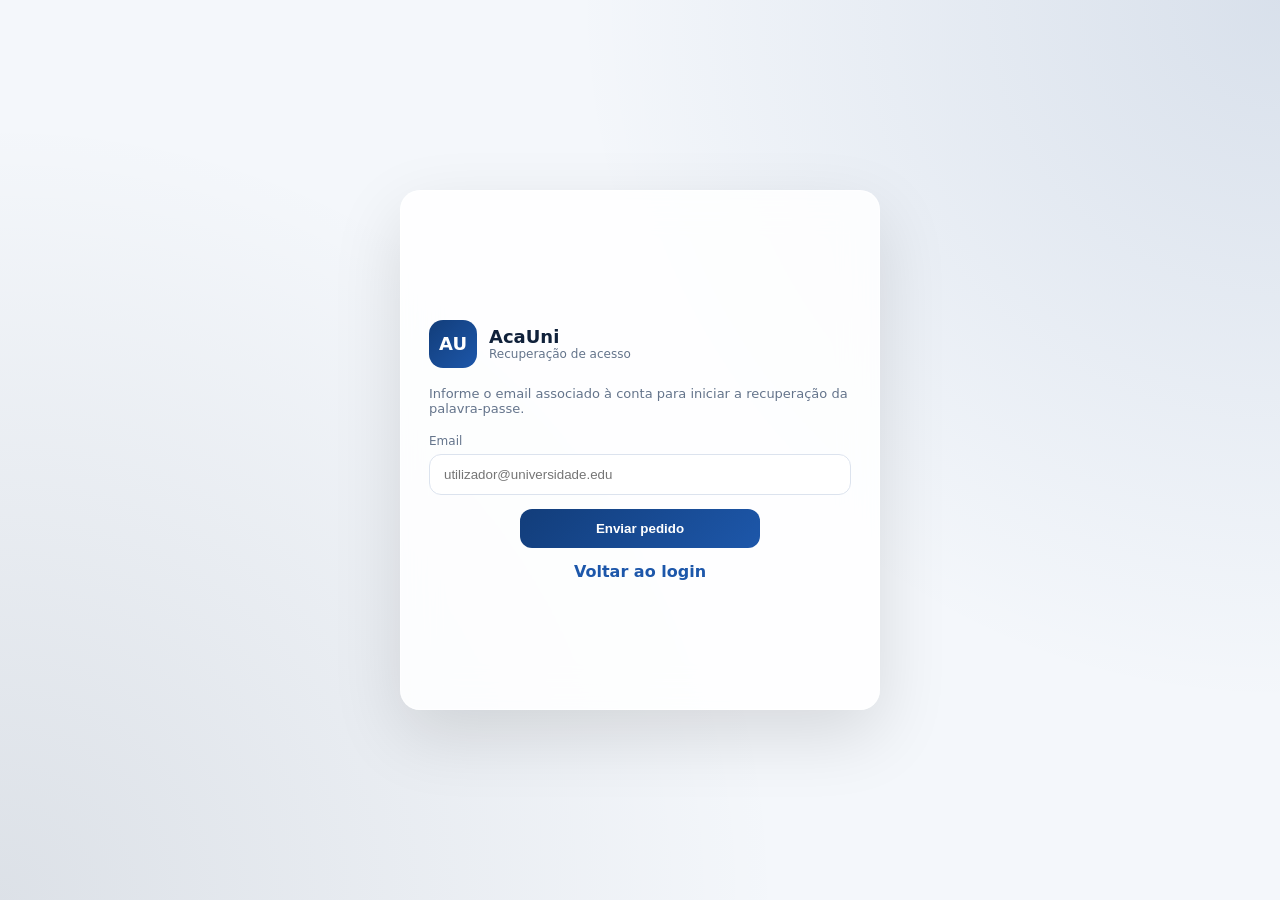
<file: frontend/html/forgot-password.html>
<!doctype html>
<html lang="pt-PT">
<head>
  <meta charset="utf-8">
  <meta name="viewport" content="width=device-width, initial-scale=1">
  <title>AcaUni</title>
  <link rel="icon" href="../assets/favicon.svg" type="image/svg+xml">
  <link rel="stylesheet" href="../css/login.css">
</head>
<body class="auth-shell">
  <div class="auth-card">
    <div class="auth-header">
      <div class="auth-logo">AU</div>
      <div class="auth-titles">
        <h1>AcaUni</h1>
        <p>Recuperação de acesso</p>
      </div>
    </div>

    <p class="auth-intro">Informe o email associado à conta para iniciar a recuperação da palavra-passe.</p>
    <div class="alert" data-form-message hidden></div>

    <form class="auth-form" data-forgot-form>
      <label class="field">
        <span>Email</span>
        <input type="email" name="email" placeholder="utilizador@universidade.edu" required>
      </label>

      <button class="primary-button" type="submit">Enviar pedido</button>
    </form>

    <div class="auth-footer">
      <a href="login.html">Voltar ao login</a>
    </div>
  </div>

  <script src="../js/app.js" defer></script>
</body>
</html>
</file>
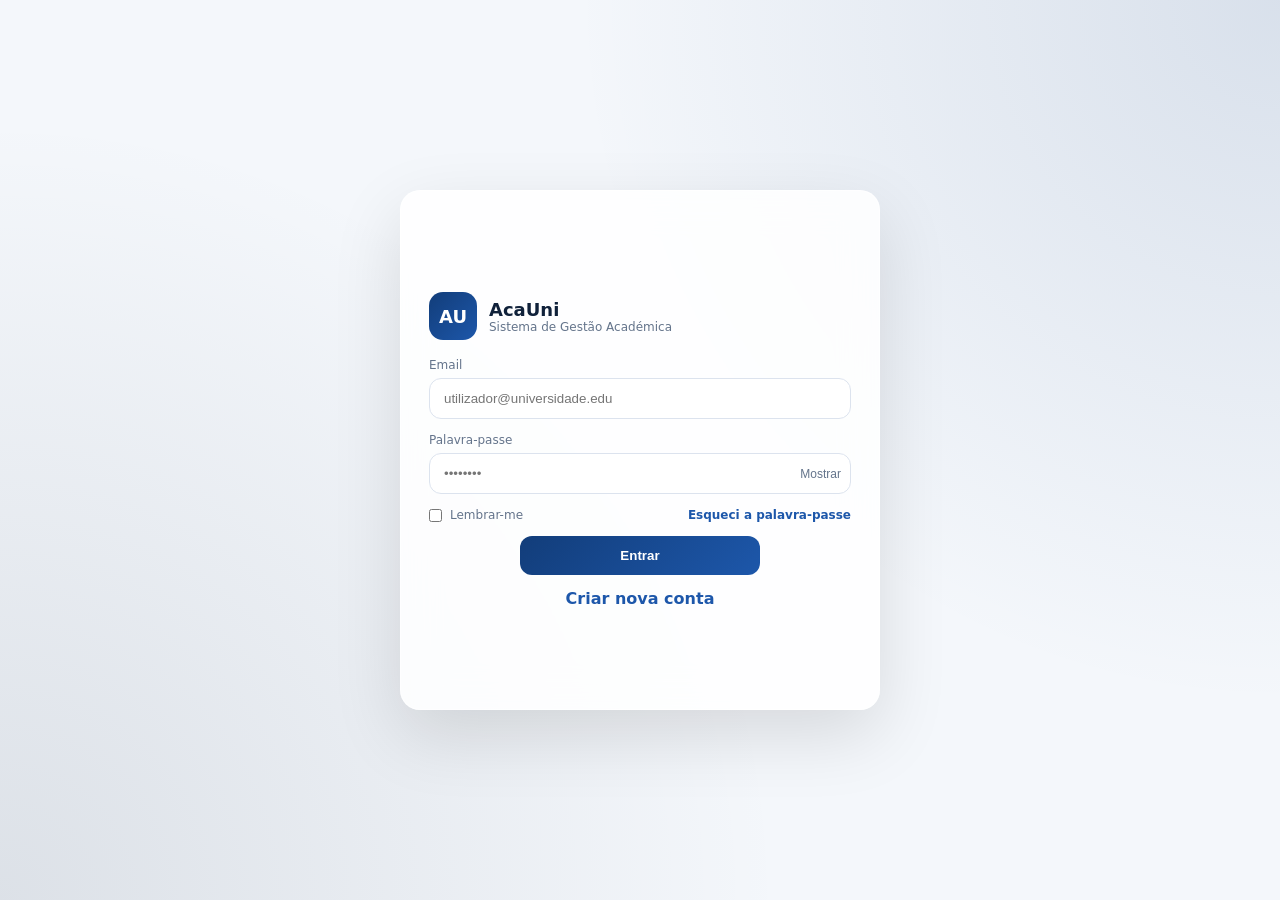
<file: frontend/html/login.html>
<!doctype html>
<html lang="pt-PT">
<head>
  <meta charset="utf-8">
  <meta name="viewport" content="width=device-width, initial-scale=1">
  <title>AcaUni</title>

  <link rel="icon" href="../assets/favicon.svg" type="image/svg+xml">
  <link rel="stylesheet" href="../css/login.css">
</head>

<body class="auth-shell">

  <div class="auth-card">

    <!-- HEADER -->
    <div class="auth-header">
      <div class="auth-logo">AU</div>

      <div class="auth-titles">
        <h1>AcaUni</h1>
        <p>Sistema de Gestão Académica</p>
      </div>
    </div>

    <!-- FORM -->
    <div class="alert" data-form-message hidden></div>

    <form class="auth-form" data-login-form>

      <label class="field">
        <span>Email</span>
        <input type="email" name="email" placeholder="utilizador@universidade.edu" required>
      </label>

      <label class="field">
        <span>Palavra-passe</span>

        <div class="password-wrap">
          <input id="password" name="password" type="password" placeholder="••••••••" required>

          <button type="button" class="password-toggle" data-show-password>
            Mostrar
          </button>
        </div>
      </label>

      <!-- OPTIONS -->
      <div class="form-opts">

        <label class="checkbox">
          <input type="checkbox">
          Lembrar-me
        </label>

        <a href="forgot-password.html">Esqueci a palavra-passe</a>

      </div>

      <!-- BUTTON -->
      <button class="primary-button" type="submit">
        Entrar
      </button>

    </form>

    <!-- FOOTER -->
    <div class="auth-footer">
      <a href="register.html">Criar nova conta</a>
    </div>

  </div>

  <script src="../js/app.js" defer></script>
</body>
</html>
</file>
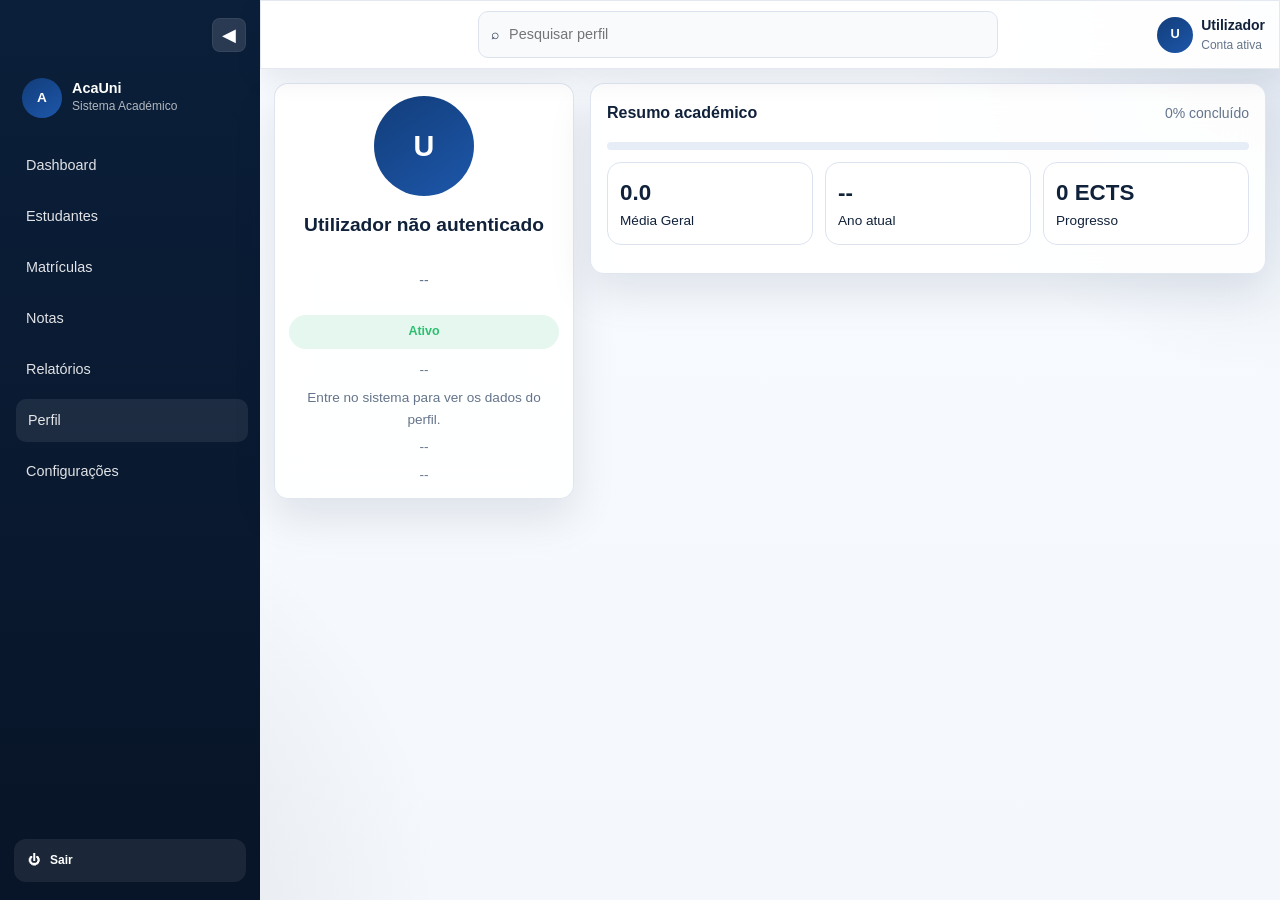
<file: frontend/html/profile.html>
<!doctype html>
<html lang="pt-PT">
<head>
  <meta charset="utf-8">
  <meta name="viewport" content="width=device-width,initial-scale=1">
  <title>AcaUni</title>
  <link rel="icon" href="../assets/favicon.svg" type="image/svg+xml">
  <link href="../css/profile.css" rel="stylesheet">
</head>
<body class="app-shell">
  <div class="app-background"></div>
  <div class="app-layout">
    <aside class="sidebar" data-sidebar>
      <button class="sidebar-collapse" data-sidebar-collapse aria-label="Colapsar sidebar">◀</button>
      <div class="brand-mark"><div class="brand-icon">A</div><div><strong>AcaUni</strong><span>Sistema Académico</span></div></div>
      <nav class="sidebar-nav">
        <a class="sidebar-link" href="index.html"><span>Dashboard</span></a>
        <a class="sidebar-link" href="students.html"><span>Estudantes</span></a>
        <a class="sidebar-link" href="enrollments.html"><span>Matrículas</span></a>
        <a class="sidebar-link" href="grades.html"><span>Notas</span></a>
        <a class="sidebar-link" href="reports.html"><span>Relatórios</span></a>
        <a class="sidebar-link is-active" href="profile.html"><span>Perfil</span></a>
        <a class="sidebar-link" href="settings.html"><span>Configurações</span></a>
      </nav>
      <div class="sidebar-footer">
        <button class="sidebar-logout" data-sidebar-logout>
          <span aria-hidden="true">⏻</span>
          <span class="sidebar-logout-label">Sair</span>
        </button>
      </div>
    </aside>

    <div class="app-main">
      <header class="topbar">
        <button class="icon-button mobile-trigger" type="button" aria-label="Abrir menu">☰</button>
        <div class="search-box"><span>⌕</span><input type="search" placeholder="Pesquisar perfil"></div>
        <div class="topbar-actions"><div class="profile-chip"><div class="avatar-sm" data-current-user-avatar>U</div><div><strong data-current-user-name>Utilizador</strong><span data-current-user-role>Conta ativa</span></div></div></div>
      </header>
      <main class="page-content">
        <section class="profile-grid">
          <article class="glass-card profile-card">
            <div class="profile-avatar" id="userAvatar">--</div>
            <h2 id="userName">Utilizador</h2>
            <p id="userAcademic" style="color: var(--muted);">--</p>
            <span class="status-pill status-active" id="userStatus">Ativo</span>
            <ul class="profile-meta" id="userMeta">
              <li id="userCourse">--</li>
              <li id="userEmail">--</li>
              <li id="userPhone">--</li>
              <li id="userLocation">--</li>
            </ul>
          </article>
          
          <article class="glass-card profile-main" data-collapsible>
            <div class="card-head"><h3>Resumo académico</h3><span id="userProgress">0% concluído</span></div>
            <div class="card-body" data-card-body>
              <div class="progress-block"><div class="progress-bar"><span id="progressBar" style="width:0%"></span></div></div>
              <div class="profile-stats">
                <div><strong id="userAverage">0.0</strong><span>Média Geral</span></div>
                <div><strong id="userYear">--</strong><span>Ano atual</span></div>
                <div><strong id="userECTS">0 ECTS</strong><span>Progresso</span></div>
              </div>
            </div>
          </article>
        </section>
      </main>
    </div>
  </div>
  <script src="../js/app.js" defer></script>
</body>
</html>
</file>
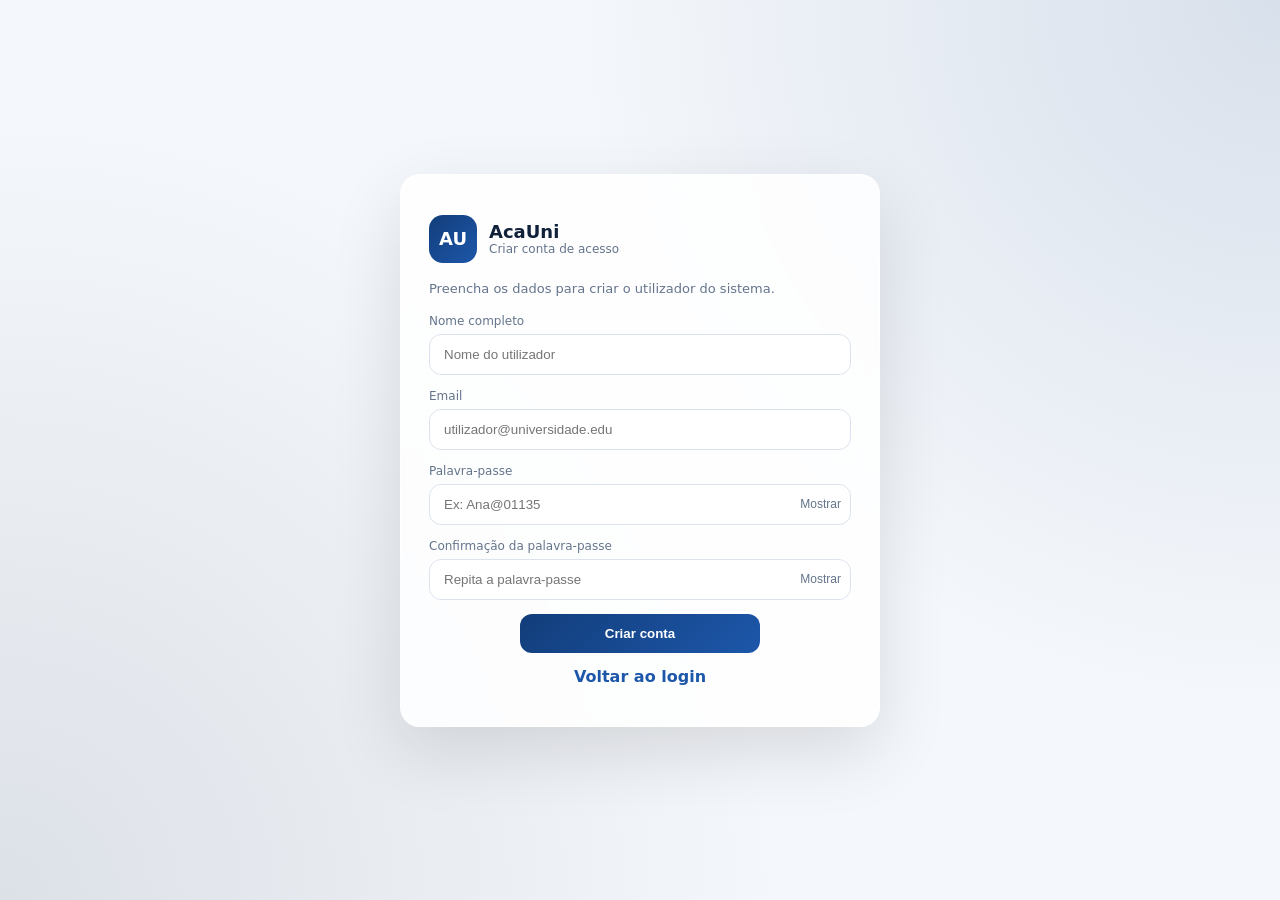
<file: frontend/html/register.html>
<!doctype html>
<html lang="pt-PT">
<head>
  <meta charset="utf-8">
  <meta name="viewport" content="width=device-width, initial-scale=1">
  <title>AcaUni</title>
  <link rel="icon" href="../assets/favicon.svg" type="image/svg+xml">
  <link rel="stylesheet" href="../css/login.css">
</head>
<body class="auth-shell">
  <div class="auth-card">
    <div class="auth-header">
      <div class="auth-logo">AU</div>
      <div class="auth-titles">
        <h1>AcaUni</h1>
        <p>Criar conta de acesso</p>
      </div>
    </div>

    <p class="auth-intro">Preencha os dados para criar o utilizador do sistema.</p>
    <div class="alert" data-form-message hidden></div>

    <form class="auth-form" method="post" data-register-form>
      <label class="field">
        <span>Nome completo</span>
        <input type="text" name="name" placeholder="Nome do utilizador" required>
      </label>

      <label class="field">
        <span>Email</span>
        <input type="email" name="email" placeholder="utilizador@universidade.edu" required>
      </label>

      <label class="field">
        <span>Palavra-passe</span>
        <div class="password-wrap">
          <input type="password" name="password" placeholder="Ex: Ana@01135" minlength="8" required>
          <button type="button" class="password-toggle" data-show-password>Mostrar</button>
        </div>
      </label>

      <label class="field">
        <span>Confirmação da palavra-passe</span>
        <div class="password-wrap">
          <input type="password" name="password_confirmation" placeholder="Repita a palavra-passe" minlength="8" required>
          <button type="button" class="password-toggle" data-show-password>Mostrar</button>
        </div>
      </label>

      <button class="primary-button" type="submit">Criar conta</button>
    </form>

    <div class="auth-footer">
      <a href="login.html">Voltar ao login</a>
    </div>
  </div>

  <script src="../js/app.js" defer></script>
</body>
</html>
</file>
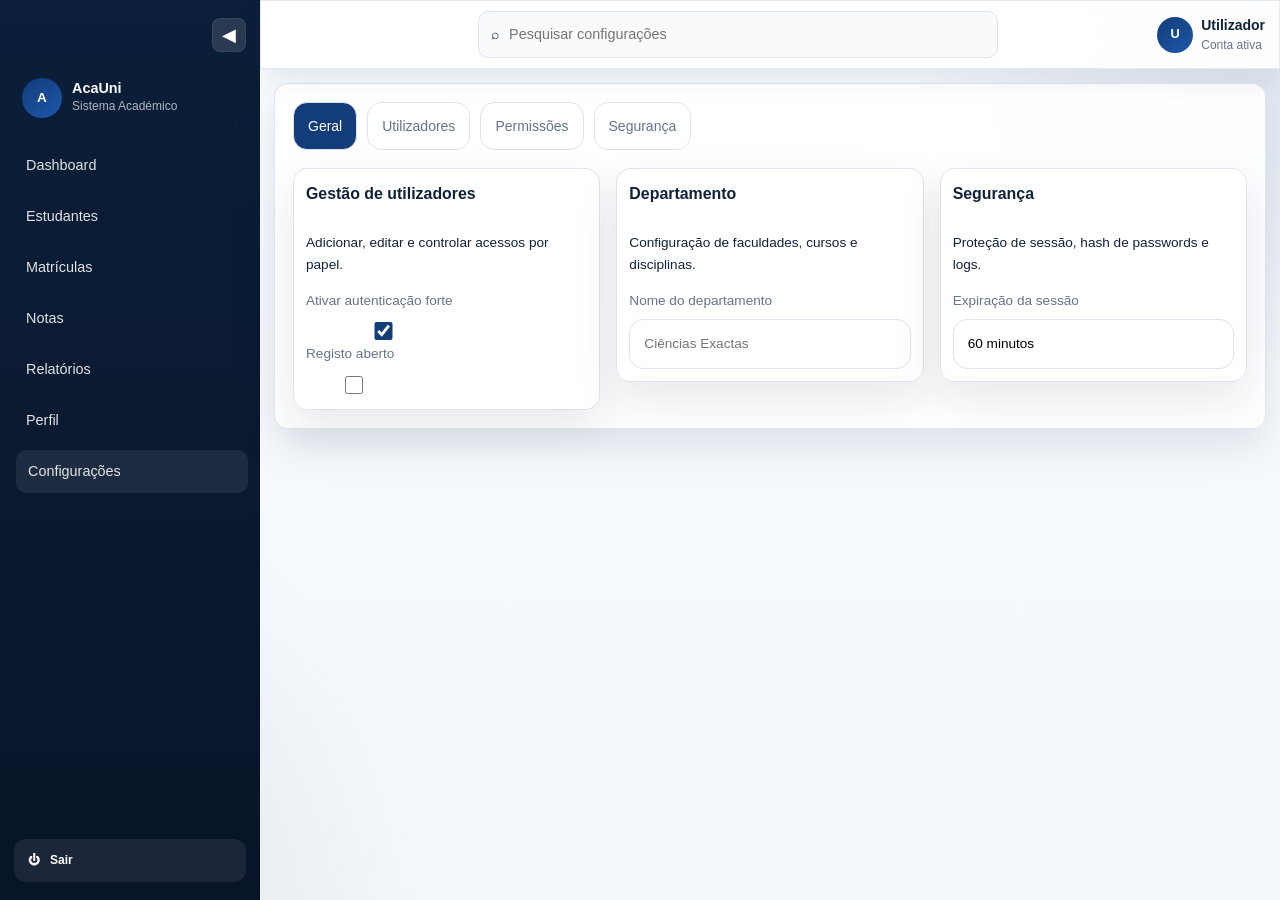
<file: frontend/html/settings.html>
<!doctype html>
<html lang="pt-PT">
<head>
  <meta charset="utf-8">
  <meta name="viewport" content="width=device-width,initial-scale=1">
  <title>AcaUni</title>
  <link rel="icon" href="../assets/favicon.svg" type="image/svg+xml">
  <link href="../css/settings.css" rel="stylesheet">
</head>
<body class="app-shell">
  <div class="app-background"></div>
  <div class="app-layout">
    <aside class="sidebar" data-sidebar><button class="sidebar-collapse" data-sidebar-collapse aria-label="Colapsar sidebar">◀</button><div class="brand-mark"><div class="brand-icon">A</div><div><strong>AcaUni</strong><span>Sistema Académico</span></div></div><nav class="sidebar-nav"><a class="sidebar-link" href="index.html"><span>Dashboard</span></a><a class="sidebar-link" href="students.html"><span>Estudantes</span></a><a class="sidebar-link" href="enrollments.html"><span>Matrículas</span></a><a class="sidebar-link" href="grades.html"><span>Notas</span></a><a class="sidebar-link" href="reports.html"><span>Relatórios</span></a><a class="sidebar-link" href="profile.html"><span>Perfil</span></a><a class="sidebar-link is-active" href="settings.html"><span>Configurações</span></a></nav><div class="sidebar-footer"><button class="sidebar-logout" data-sidebar-logout><span>⏻</span>Sair</button></div></aside>

    <div class="app-main">
      <header class="topbar">
        <button class="icon-button mobile-trigger" type="button" aria-label="Abrir menu">☰</button>
        <div class="search-box"><span>⌕</span><input type="search" placeholder="Pesquisar configurações"></div>
        <div class="topbar-actions"><div class="profile-chip"><div class="avatar-sm" data-current-user-avatar>U</div><div><strong data-current-user-name>Utilizador</strong><span data-current-user-role>Conta ativa</span></div></div></div>
      </header>
      <main class="page-content">
        <section class="settings-tabs glass-card"><div class="tab-row"><button class="tab-button is-active">Geral</button><button class="tab-button">Utilizadores</button><button class="tab-button">Permissões</button><button class="tab-button">Segurança</button></div><div class="settings-grid"><article class="setting-card" data-collapsible><h3>Gestão de utilizadores</h3><div class="card-body" data-card-body><p>Adicionar, editar e controlar acessos por papel.</p><label class="toggle-row"><span>Ativar autenticação forte</span><input type="checkbox" checked></label><label class="toggle-row"><span>Registo aberto</span><input type="checkbox"></label></div></article><article class="setting-card" data-collapsible><h3>Departamento</h3><div class="card-body" data-card-body><p>Configuração de faculdades, cursos e disciplinas.</p><label><span>Nome do departamento</span><input class="input-control" type="text" placeholder="Ciências Exactas"></label></div></article><article class="setting-card" data-collapsible><h3>Segurança</h3><div class="card-body" data-card-body><p>Proteção de sessão, hash de passwords e logs.</p><label><span>Expiração da sessão</span><input class="input-control" type="text" value="60 minutos"></label></div></article></div></section>
      </main>
    </div>
  </div>
  <script src="../js/app.js" defer></script>
</body>
</html>
</file>
<file: frontend/css/login.css>
:root{
  --blue-900:#0b1f3a;
  --blue-800:#123d7a;
  --blue-700:#1d57aa;

  --bg:#f4f7fb;
  --text:#10213a;
  --muted:#64748b;

  --line:#dce3ee;
  --shadow:0 25px 70px rgba(0,0,0,0.12);

  --radius:20px;
}

*{
  margin:0;
  padding:0;
  box-sizing:border-box;
}

body{
  font-family: system-ui, -apple-system, Segoe UI, Roboto, sans-serif;
  background: var(--bg);
  color: var(--text);
}

.auth-shell{
  min-height:100vh;
  display:flex;
  align-items:center;
  justify-content:center;
  padding:24px;
  position:relative;
}

.auth-shell::before{
  content:"";
  position:absolute;
  inset:0;
  background:
    radial-gradient(circle at top right, rgba(18,61,122,0.12), transparent 45%),
    radial-gradient(circle at bottom left, rgba(11,31,58,0.10), transparent 50%);
  z-index:0;
}

.auth-card{
  width:min(480px, 92%);
  min-height:520px;

  background:rgba(255,255,255,0.85);
  backdrop-filter: blur(18px);

  border:1px solid rgba(255,255,255,0.6);
  border-radius:var(--radius);
  box-shadow:var(--shadow);

  padding:40px 28px;

  position:relative;
  z-index:1;

  display:flex;
  flex-direction:column;
  justify-content:center;
}

.auth-header{
  display:flex;
  align-items:center;
  gap:12px;
  margin-bottom:18px;
}

.auth-logo{
  width:48px;
  height:48px;
  border-radius:14px;

  display:grid;
  place-items:center;

  background:linear-gradient(135deg,var(--blue-800),var(--blue-700));
  color:#fff;
  font-weight:800;
  font-size:18px;
}

.auth-titles h1{
  font-size:18px;
}

.auth-titles p{
  font-size:12px;
  color:var(--muted);
}

.auth-form{
  display:flex;
  flex-direction:column;
  gap:14px;
}

.field{
  display:flex;
  flex-direction:column;
  gap:6px;
}

.field span{
  font-size:12px;
  color:var(--muted);
}

.field input{
  padding:12px 14px;
  border:1px solid var(--line);
  border-radius:12px;
  outline:none;
  transition:0.2s;
}

.field input:focus{
  border-color:var(--blue-700);
  box-shadow:0 0 0 3px rgba(29,87,170,0.15);
}

.password-wrap{
  position:relative;
}

.password-wrap input{
  width:100%;
  padding-right:70px;
}

.password-toggle{
  position:absolute;
  right:10px;
  top:50%;
  transform:translateY(-50%);
  border:none;
  background:transparent;
  font-size:12px;
  color:var(--muted);
  cursor:pointer;
}

.form-opts{
  display:flex;
  justify-content:space-between;
  align-items:center;
  gap:10px;
  font-size:12px;
  color:var(--muted);
}

.form-opts a,
.auth-footer a{
  color:var(--blue-700);
  text-decoration:none;
  font-weight:600;
}

.checkbox{
  display:flex;
  align-items:center;
  gap:8px;
}

.primary-button{
  width:min(240px, 100%);
  padding:12px;
  align-self:center;

  border:none;
  border-radius:12px;

  background:linear-gradient(135deg,var(--blue-800),var(--blue-700));
  color:#fff;

  font-weight:600;
  cursor:pointer;

  transition:0.2s;
}

.primary-button:hover{
  transform:translateY(-1px);
  box-shadow:0 14px 30px rgba(18,61,122,0.25);
}

.auth-footer{
  margin-top:14px;
  text-align:center;
}

.form-opts a:hover,
.auth-footer a:hover{
  text-decoration:underline;
}

.alert{
  padding:11px 12px;
  border-radius:12px;
  font-size:13px;
  margin-bottom:14px;
}

.alert-error{
  background:rgba(234,91,91,.12);
  color:#b42318;
}

.alert-success{
  background:rgba(47,191,113,.12);
  color:#18794e;
}

.auth-intro{
  color:var(--muted);
  font-size:13px;
  margin-bottom:18px;
}

@media (max-width:520px){
  .auth-card{
    padding:32px 22px;
  }

  .form-opts{
    align-items:flex-start;
    flex-direction:column;
  }
}
</file>
<file: frontend/css/profile.css>
@import url("common.css");

/* Página: Perfil */
</file>
<file: frontend/css/settings.css>
@import url("common.css");

/* Página: Configurações */
</file>
